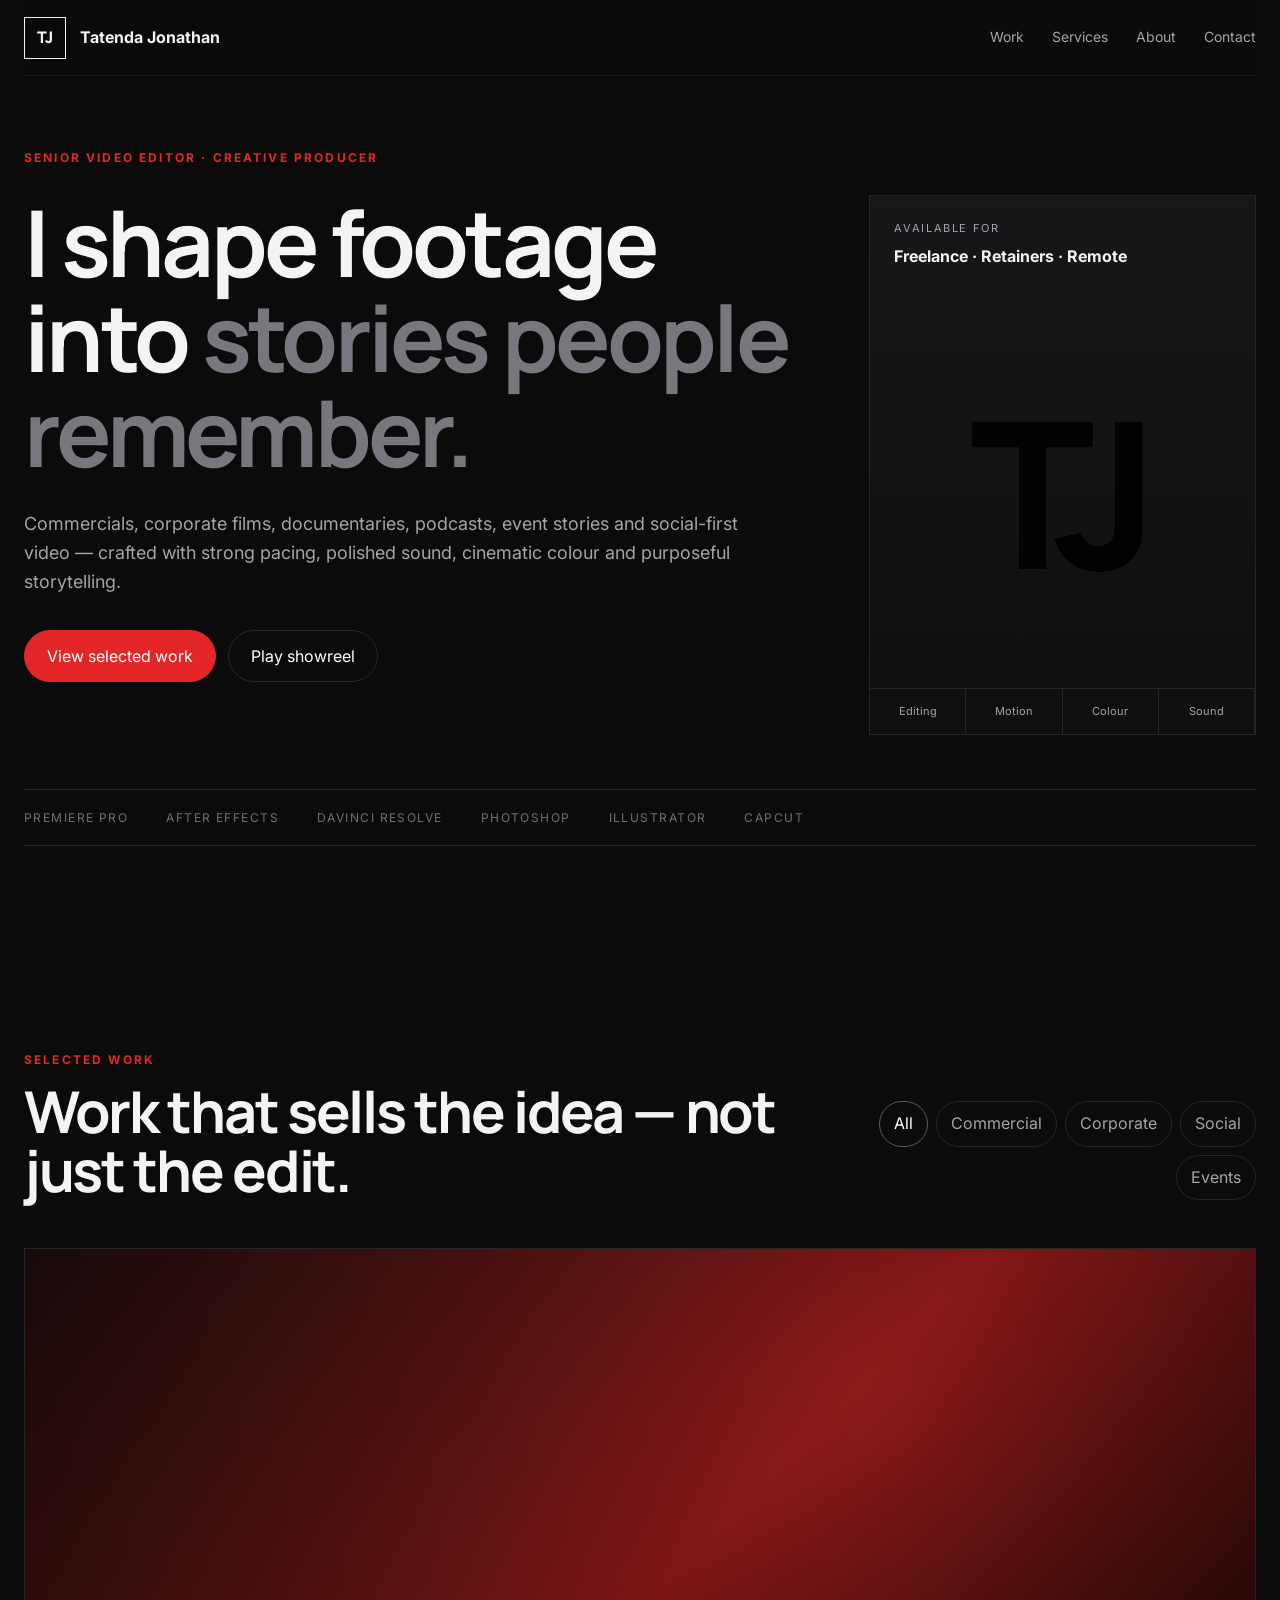
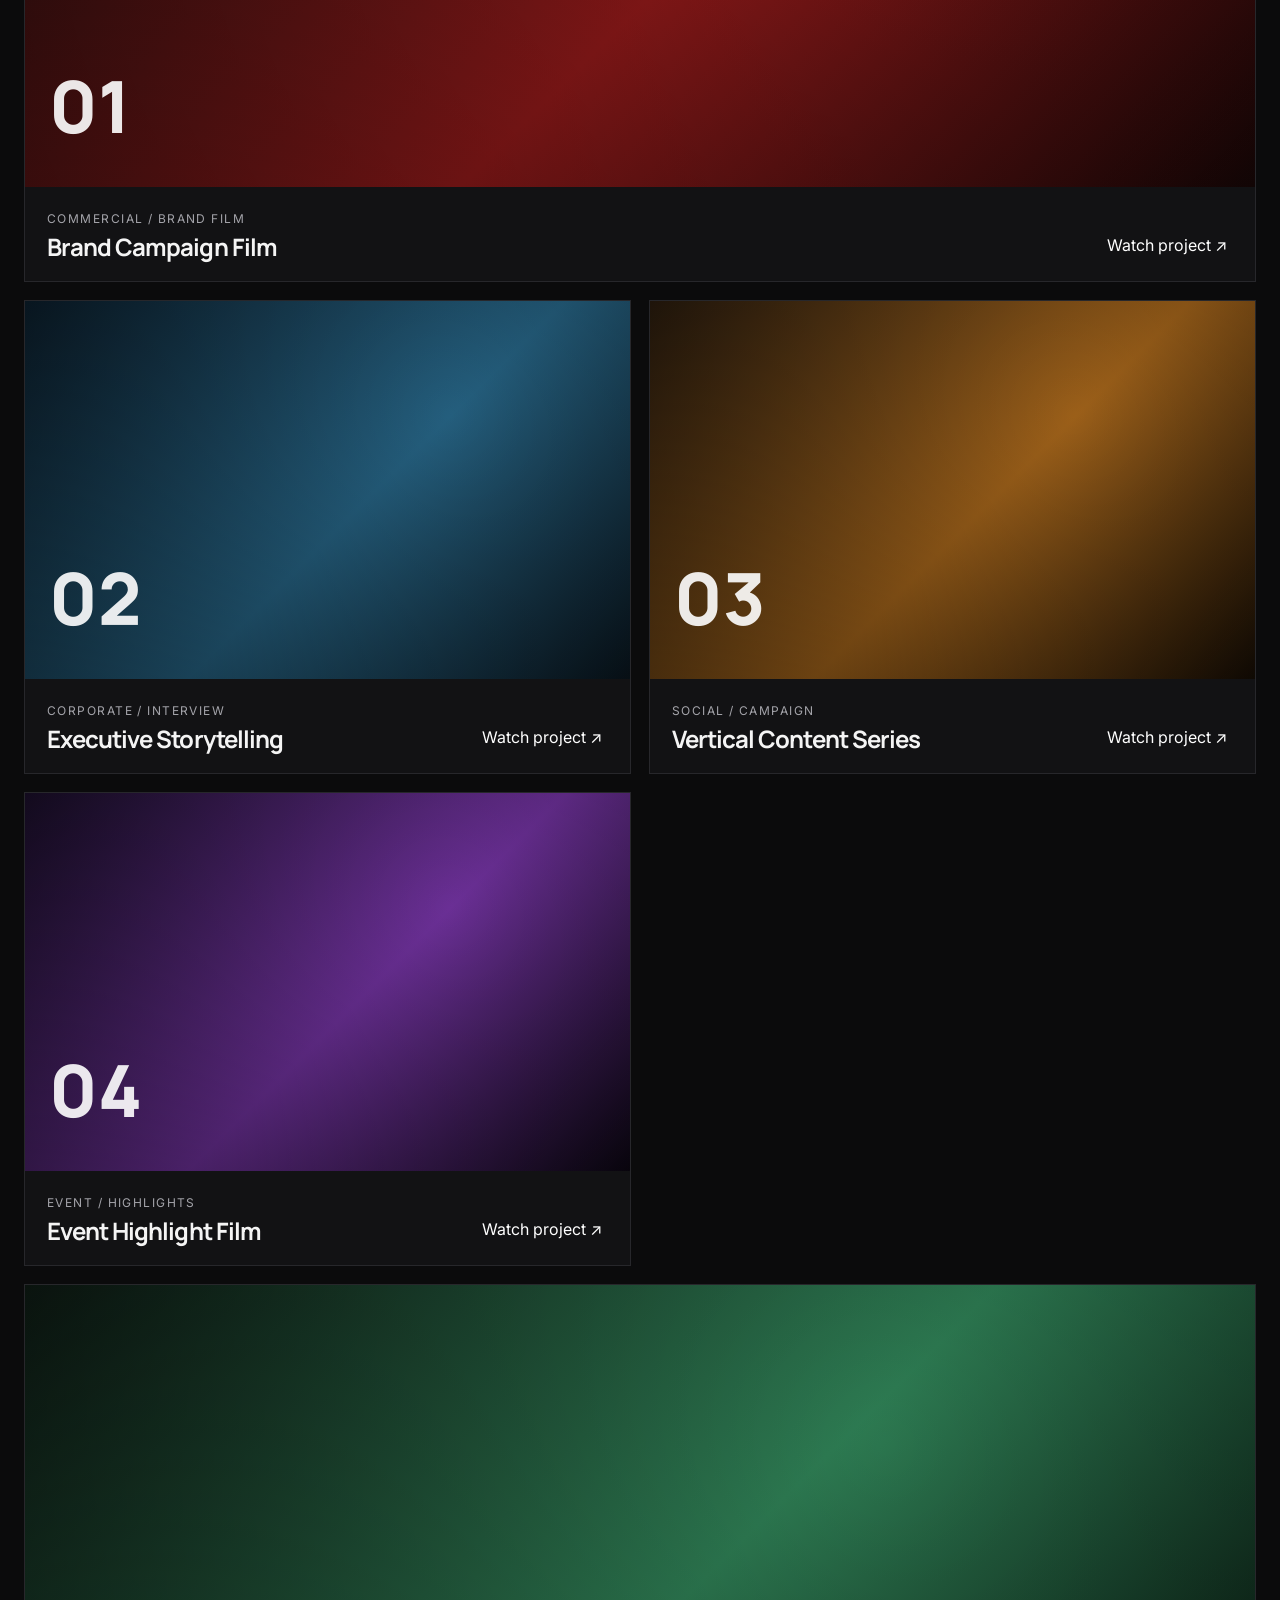
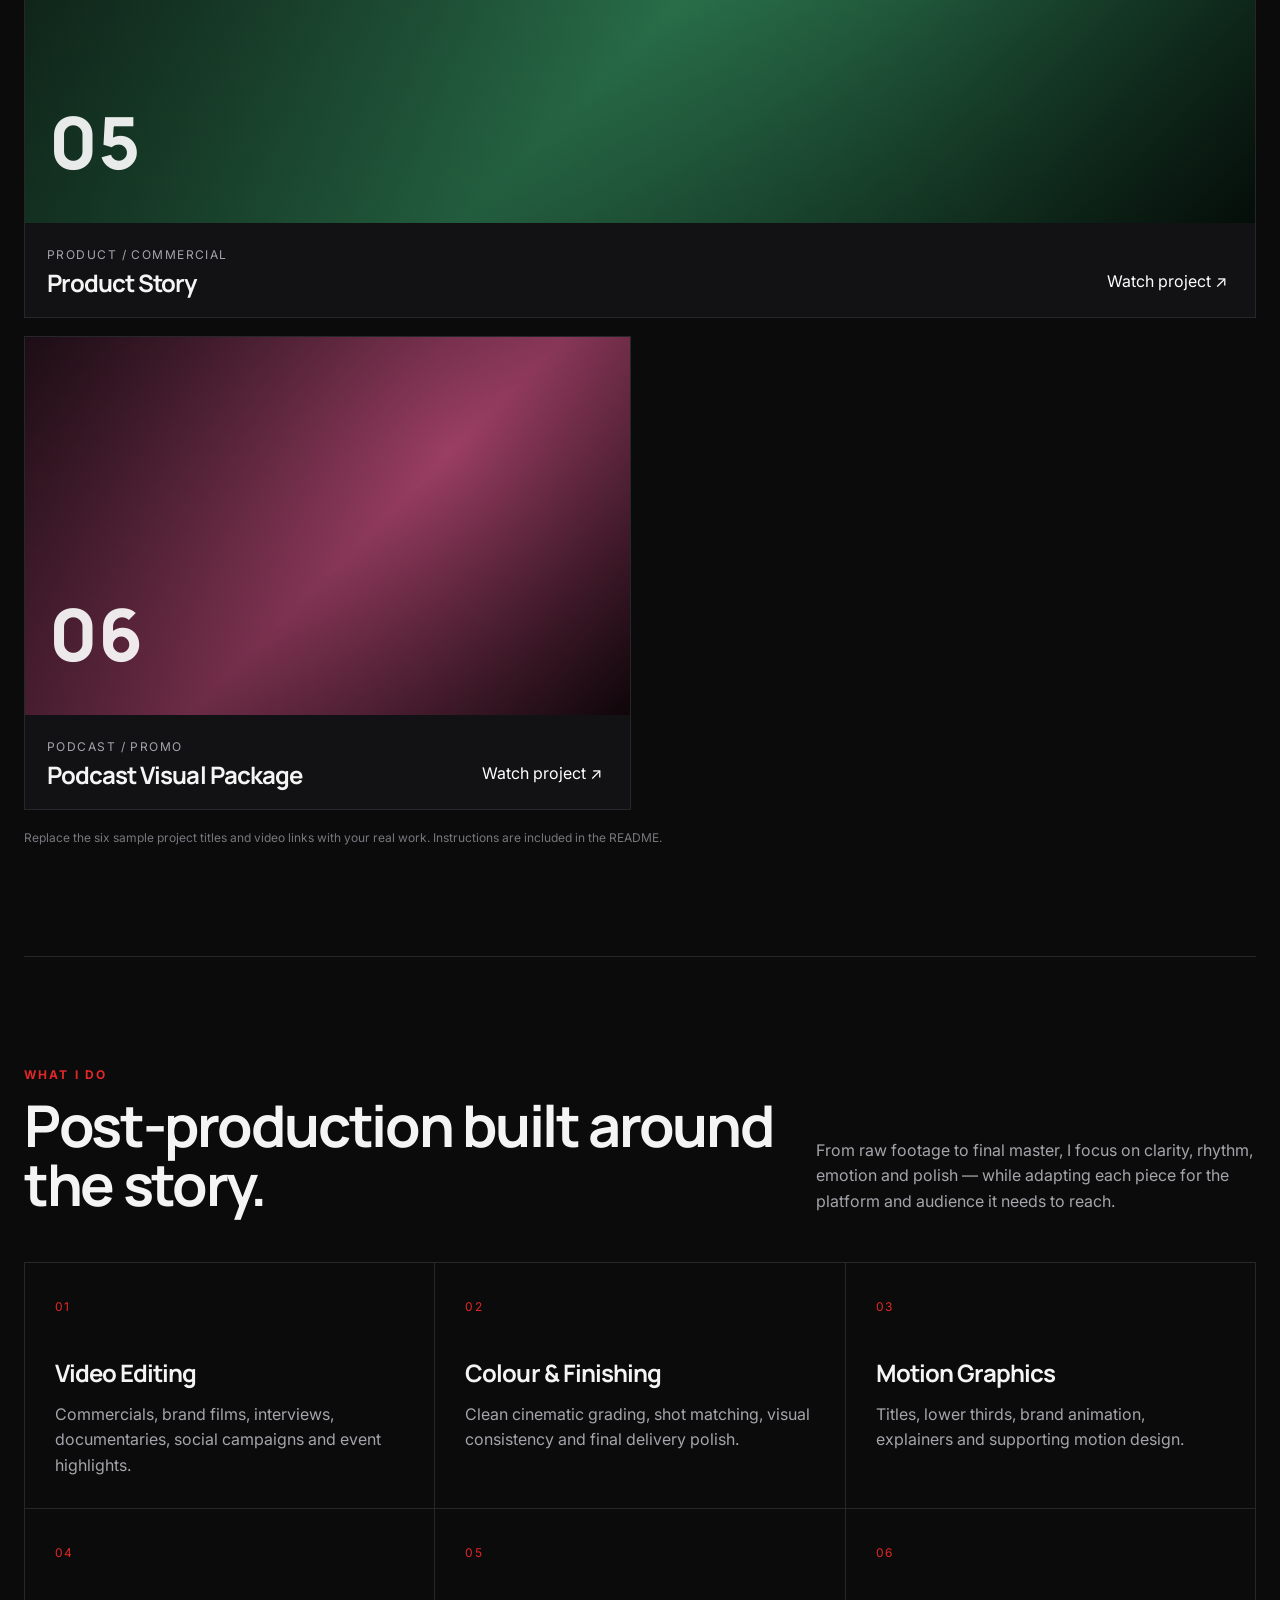
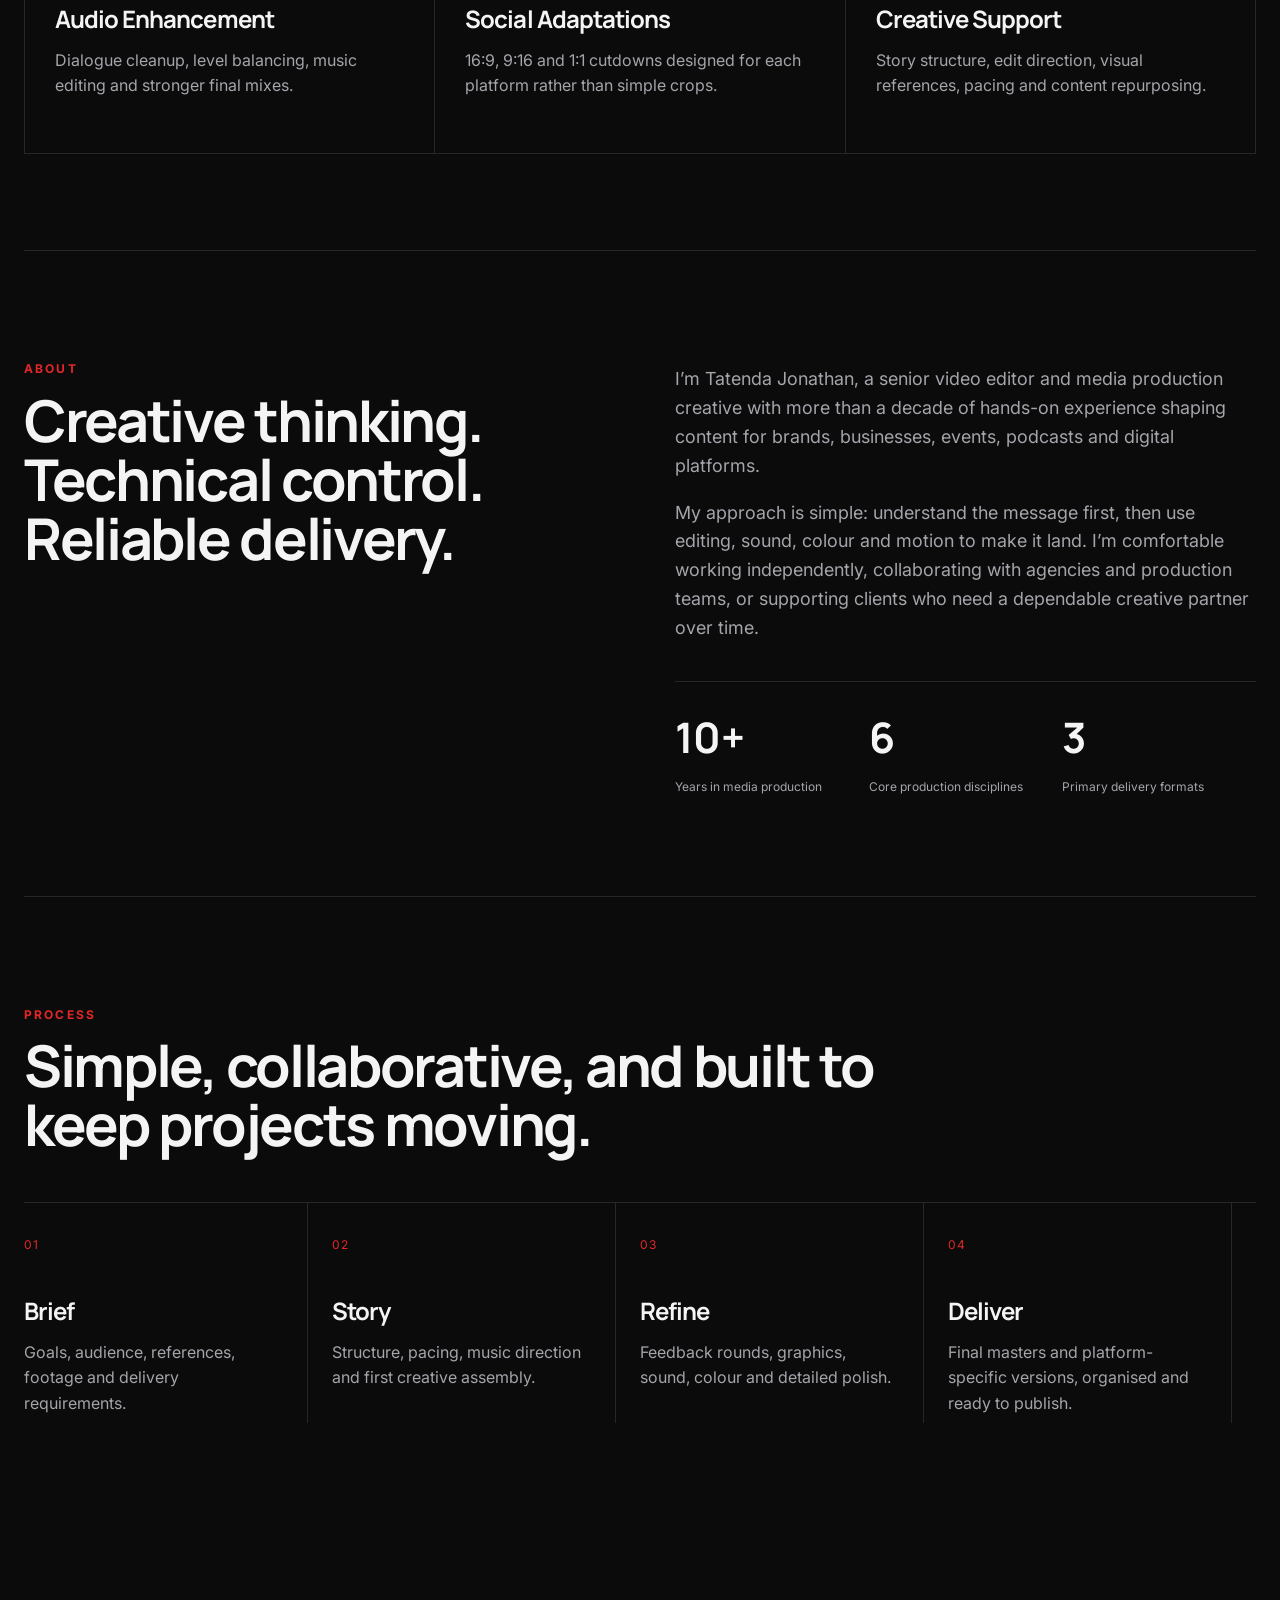
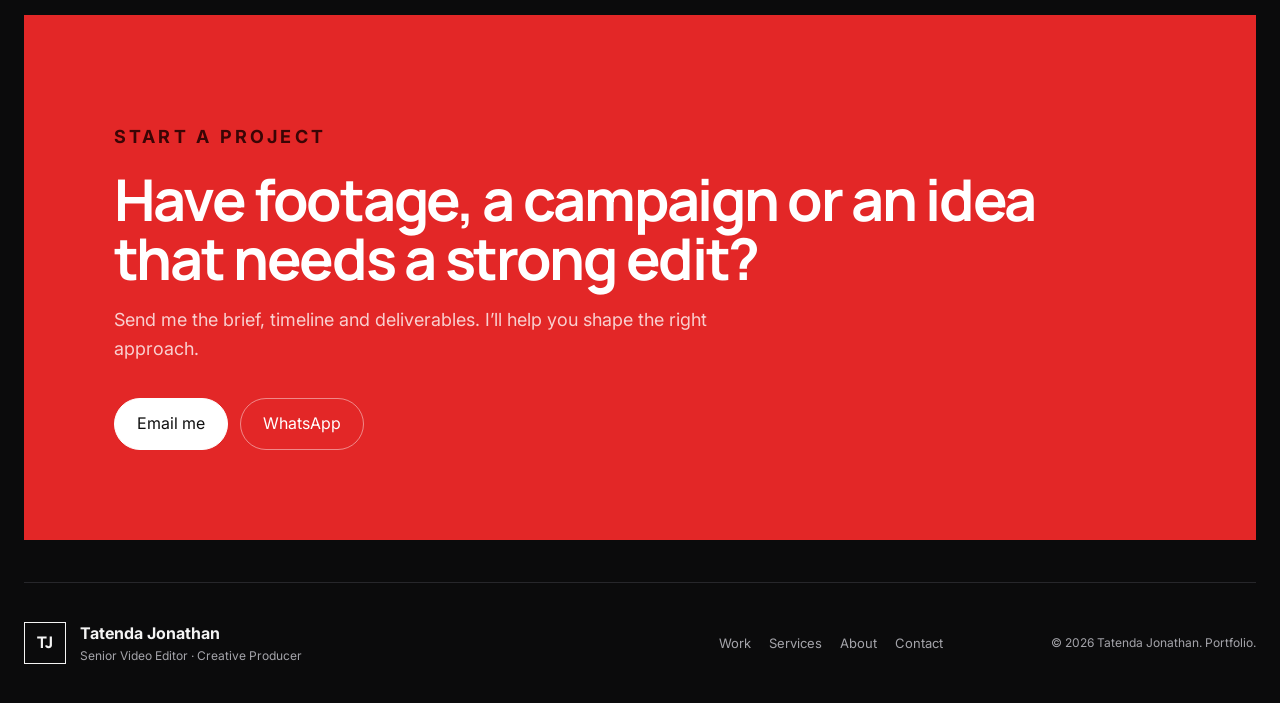
<file: index.html>
<!DOCTYPE html>
<html lang="en">
<head>
  <meta charset="UTF-8" />
  <meta name="viewport" content="width=device-width, initial-scale=1.0" />
  <meta name="description" content="Tatenda Jonathan — Senior Video Editor and Creative Producer portfolio." />
  <title>Tatenda Jonathan — Creative Portfolio</title>
  <link rel="preconnect" href="https://fonts.googleapis.com">
  <link rel="preconnect" href="https://fonts.gstatic.com" crossorigin>
  <link href="https://fonts.googleapis.com/css2?family=Inter:wght@400;500;600;700&family=Manrope:wght@500;600;700;800&display=swap" rel="stylesheet">
  <link rel="stylesheet" href="styles.css" />
</head>
<body>
  <div class="cursor-glow"></div>

  <header class="site-header">
    <a class="brand" href="#top" aria-label="Home">
      <span class="brand-mark">TJ</span>
      <span class="brand-text">Tatenda Jonathan</span>
    </a>
    <button class="menu-toggle" aria-label="Open menu" aria-expanded="false">Menu</button>
    <nav class="nav" aria-label="Primary navigation">
      <a href="#work">Work</a>
      <a href="#services">Services</a>
      <a href="#about">About</a>
      <a href="#contact">Contact</a>
    </nav>
  </header>

  <main id="top">
    <section class="hero section-pad">
      <div class="hero-kicker">Senior Video Editor · Creative Producer</div>
      <div class="hero-grid">
        <div>
          <h1>I shape footage into <span>stories people remember.</span></h1>
          <p class="hero-copy">Commercials, corporate films, documentaries, podcasts, event stories and social-first video — crafted with strong pacing, polished sound, cinematic colour and purposeful storytelling.</p>
          <div class="hero-actions">
            <a class="btn btn-primary" href="#work">View selected work</a>
            <button class="btn btn-ghost" data-open-showreel>Play showreel</button>
          </div>
        </div>
        <div class="hero-card">
          <div class="hero-card-top">
            <span>AVAILABLE FOR</span>
            <strong>Freelance · Retainers · Remote</strong>
          </div>
          <div class="hero-card-visual">
            <div class="tj-monogram">TJ</div>
          </div>
          <div class="hero-card-bottom">
            <span>Editing</span><span>Motion</span><span>Colour</span><span>Sound</span>
          </div>
        </div>
      </div>
      <div class="hero-strip" aria-hidden="true">
        <span>PREMIERE PRO</span><span>AFTER EFFECTS</span><span>DAVINCI RESOLVE</span><span>PHOTOSHOP</span><span>ILLUSTRATOR</span><span>CAPCUT</span>
      </div>
    </section>

    <section id="work" class="section-pad work-section">
      <div class="section-head">
        <div>
          <p class="eyebrow">Selected work</p>
          <h2>Work that sells the idea — not just the edit.</h2>
        </div>
        <div class="filters" role="group" aria-label="Portfolio filters">
          <button class="filter active" data-filter="all">All</button>
          <button class="filter" data-filter="commercial">Commercial</button>
          <button class="filter" data-filter="corporate">Corporate</button>
          <button class="filter" data-filter="social">Social</button>
          <button class="filter" data-filter="events">Events</button>
        </div>
      </div>

      <div class="project-grid">
        <article class="project-card project-card--wide" data-category="commercial">
          <div class="project-art art-1"><span>01</span></div>
          <div class="project-meta">
            <div><p class="project-type">Commercial / Brand Film</p><h3>Brand Campaign Film</h3></div>
            <button class="project-link" data-video="YOUR_VIDEO_LINK_1">Watch project ↗</button>
          </div>
        </article>

        <article class="project-card" data-category="corporate">
          <div class="project-art art-2"><span>02</span></div>
          <div class="project-meta">
            <div><p class="project-type">Corporate / Interview</p><h3>Executive Storytelling</h3></div>
            <button class="project-link" data-video="YOUR_VIDEO_LINK_2">Watch project ↗</button>
          </div>
        </article>

        <article class="project-card" data-category="social">
          <div class="project-art art-3"><span>03</span></div>
          <div class="project-meta">
            <div><p class="project-type">Social / Campaign</p><h3>Vertical Content Series</h3></div>
            <button class="project-link" data-video="YOUR_VIDEO_LINK_3">Watch project ↗</button>
          </div>
        </article>

        <article class="project-card" data-category="events">
          <div class="project-art art-4"><span>04</span></div>
          <div class="project-meta">
            <div><p class="project-type">Event / Highlights</p><h3>Event Highlight Film</h3></div>
            <button class="project-link" data-video="YOUR_VIDEO_LINK_4">Watch project ↗</button>
          </div>
        </article>

        <article class="project-card project-card--wide" data-category="commercial corporate">
          <div class="project-art art-5"><span>05</span></div>
          <div class="project-meta">
            <div><p class="project-type">Product / Commercial</p><h3>Product Story</h3></div>
            <button class="project-link" data-video="YOUR_VIDEO_LINK_5">Watch project ↗</button>
          </div>
        </article>

        <article class="project-card" data-category="social corporate">
          <div class="project-art art-6"><span>06</span></div>
          <div class="project-meta">
            <div><p class="project-type">Podcast / Promo</p><h3>Podcast Visual Package</h3></div>
            <button class="project-link" data-video="YOUR_VIDEO_LINK_6">Watch project ↗</button>
          </div>
        </article>
      </div>

      <p class="edit-note">Replace the six sample project titles and video links with your real work. Instructions are included in the README.</p>
    </section>

    <section id="services" class="section-pad services-section">
      <div class="section-head align-end">
        <div>
          <p class="eyebrow">What I do</p>
          <h2>Post-production built around the story.</h2>
        </div>
        <p class="section-intro">From raw footage to final master, I focus on clarity, rhythm, emotion and polish — while adapting each piece for the platform and audience it needs to reach.</p>
      </div>
      <div class="service-grid">
        <div class="service"><span>01</span><h3>Video Editing</h3><p>Commercials, brand films, interviews, documentaries, social campaigns and event highlights.</p></div>
        <div class="service"><span>02</span><h3>Colour & Finishing</h3><p>Clean cinematic grading, shot matching, visual consistency and final delivery polish.</p></div>
        <div class="service"><span>03</span><h3>Motion Graphics</h3><p>Titles, lower thirds, brand animation, explainers and supporting motion design.</p></div>
        <div class="service"><span>04</span><h3>Audio Enhancement</h3><p>Dialogue cleanup, level balancing, music editing and stronger final mixes.</p></div>
        <div class="service"><span>05</span><h3>Social Adaptations</h3><p>16:9, 9:16 and 1:1 cutdowns designed for each platform rather than simple crops.</p></div>
        <div class="service"><span>06</span><h3>Creative Support</h3><p>Story structure, edit direction, visual references, pacing and content repurposing.</p></div>
      </div>
    </section>

    <section id="about" class="section-pad about-section">
      <div class="about-grid">
        <div>
          <p class="eyebrow">About</p>
          <h2>Creative thinking. Technical control. Reliable delivery.</h2>
        </div>
        <div class="about-copy">
          <p>I’m Tatenda Jonathan, a senior video editor and media production creative with more than a decade of hands-on experience shaping content for brands, businesses, events, podcasts and digital platforms.</p>
          <p>My approach is simple: understand the message first, then use editing, sound, colour and motion to make it land. I’m comfortable working independently, collaborating with agencies and production teams, or supporting clients who need a dependable creative partner over time.</p>
          <div class="stats">
            <div><strong>10+</strong><span>Years in media production</span></div>
            <div><strong>6</strong><span>Core production disciplines</span></div>
            <div><strong>3</strong><span>Primary delivery formats</span></div>
          </div>
        </div>
      </div>
    </section>

    <section class="process section-pad">
      <div class="section-head">
        <div><p class="eyebrow">Process</p><h2>Simple, collaborative, and built to keep projects moving.</h2></div>
      </div>
      <div class="process-row">
        <div><span>01</span><h3>Brief</h3><p>Goals, audience, references, footage and delivery requirements.</p></div>
        <div><span>02</span><h3>Story</h3><p>Structure, pacing, music direction and first creative assembly.</p></div>
        <div><span>03</span><h3>Refine</h3><p>Feedback rounds, graphics, sound, colour and detailed polish.</p></div>
        <div><span>04</span><h3>Deliver</h3><p>Final masters and platform-specific versions, organised and ready to publish.</p></div>
      </div>
    </section>

    <section id="contact" class="contact-section section-pad">
      <div class="contact-card">
        <p class="eyebrow">Start a project</p>
        <h2>Have footage, a campaign or an idea that needs a strong edit?</h2>
        <p>Send me the brief, timeline and deliverables. I’ll help you shape the right approach.</p>
        <div class="contact-actions">
          <a class="btn btn-light" href="mailto:YOUR_EMAIL@example.com">Email me</a>
          <a class="btn btn-outline-light" href="YOUR_WHATSAPP_LINK" target="_blank" rel="noreferrer">WhatsApp</a>
        </div>
      </div>
    </section>
  </main>

  <footer class="footer section-pad">
    <div class="footer-brand"><span class="brand-mark">TJ</span><div><strong>Tatenda Jonathan</strong><span>Senior Video Editor · Creative Producer</span></div></div>
    <div class="footer-links"><a href="#work">Work</a><a href="#services">Services</a><a href="#about">About</a><a href="#contact">Contact</a></div>
    <div class="footer-small">© <span id="year"></span> Tatenda Jonathan. Portfolio.</div>
  </footer>

  <div class="modal" id="videoModal" aria-hidden="true">
    <div class="modal-backdrop" data-close-modal></div>
    <div class="modal-panel" role="dialog" aria-modal="true" aria-label="Video preview">
      <button class="modal-close" data-close-modal aria-label="Close">×</button>
      <div class="video-placeholder" id="videoPlaceholder">
        <span>VIDEO PREVIEW</span>
        <strong id="videoMessage">Add your YouTube or Vimeo link in script.js</strong>
      </div>
      <div class="video-frame-wrap" id="videoFrameWrap"></div>
    </div>
  </div>

  <script src="script.js"></script>
</body>
</html>
</file>
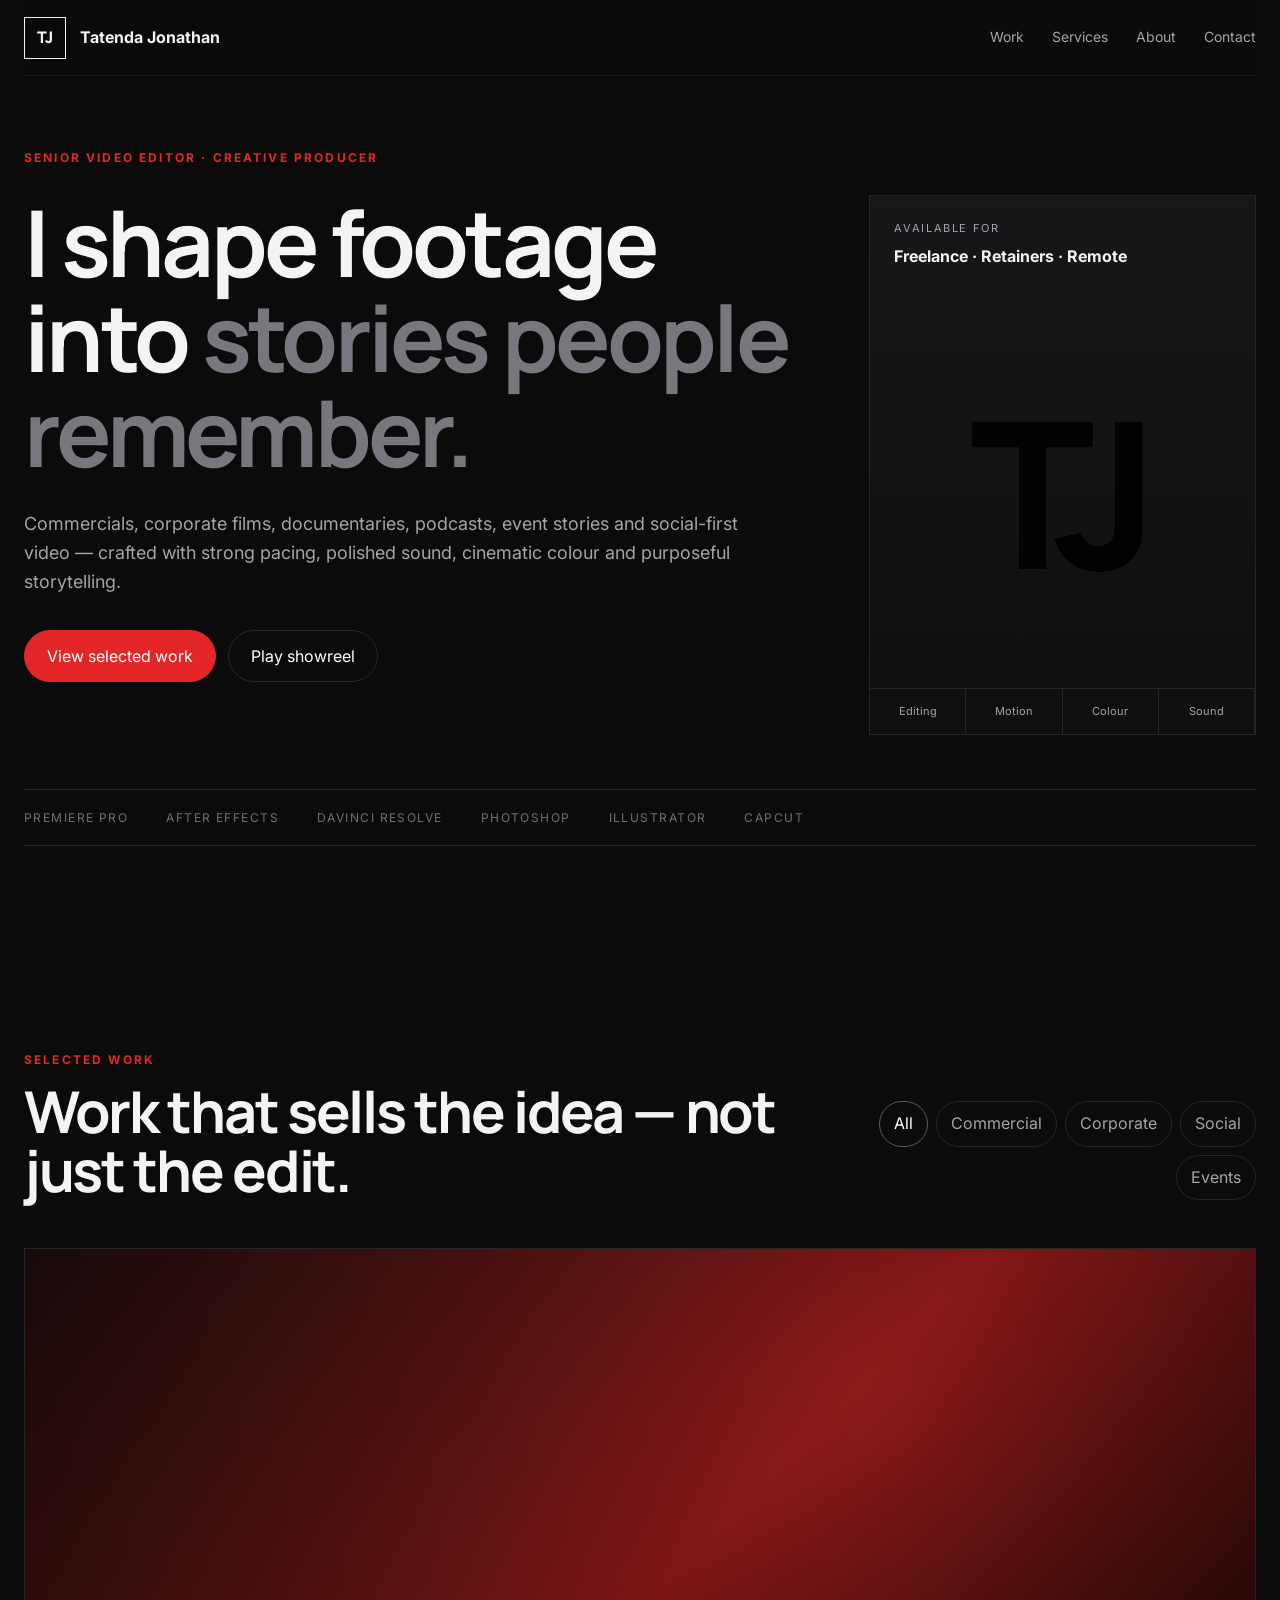
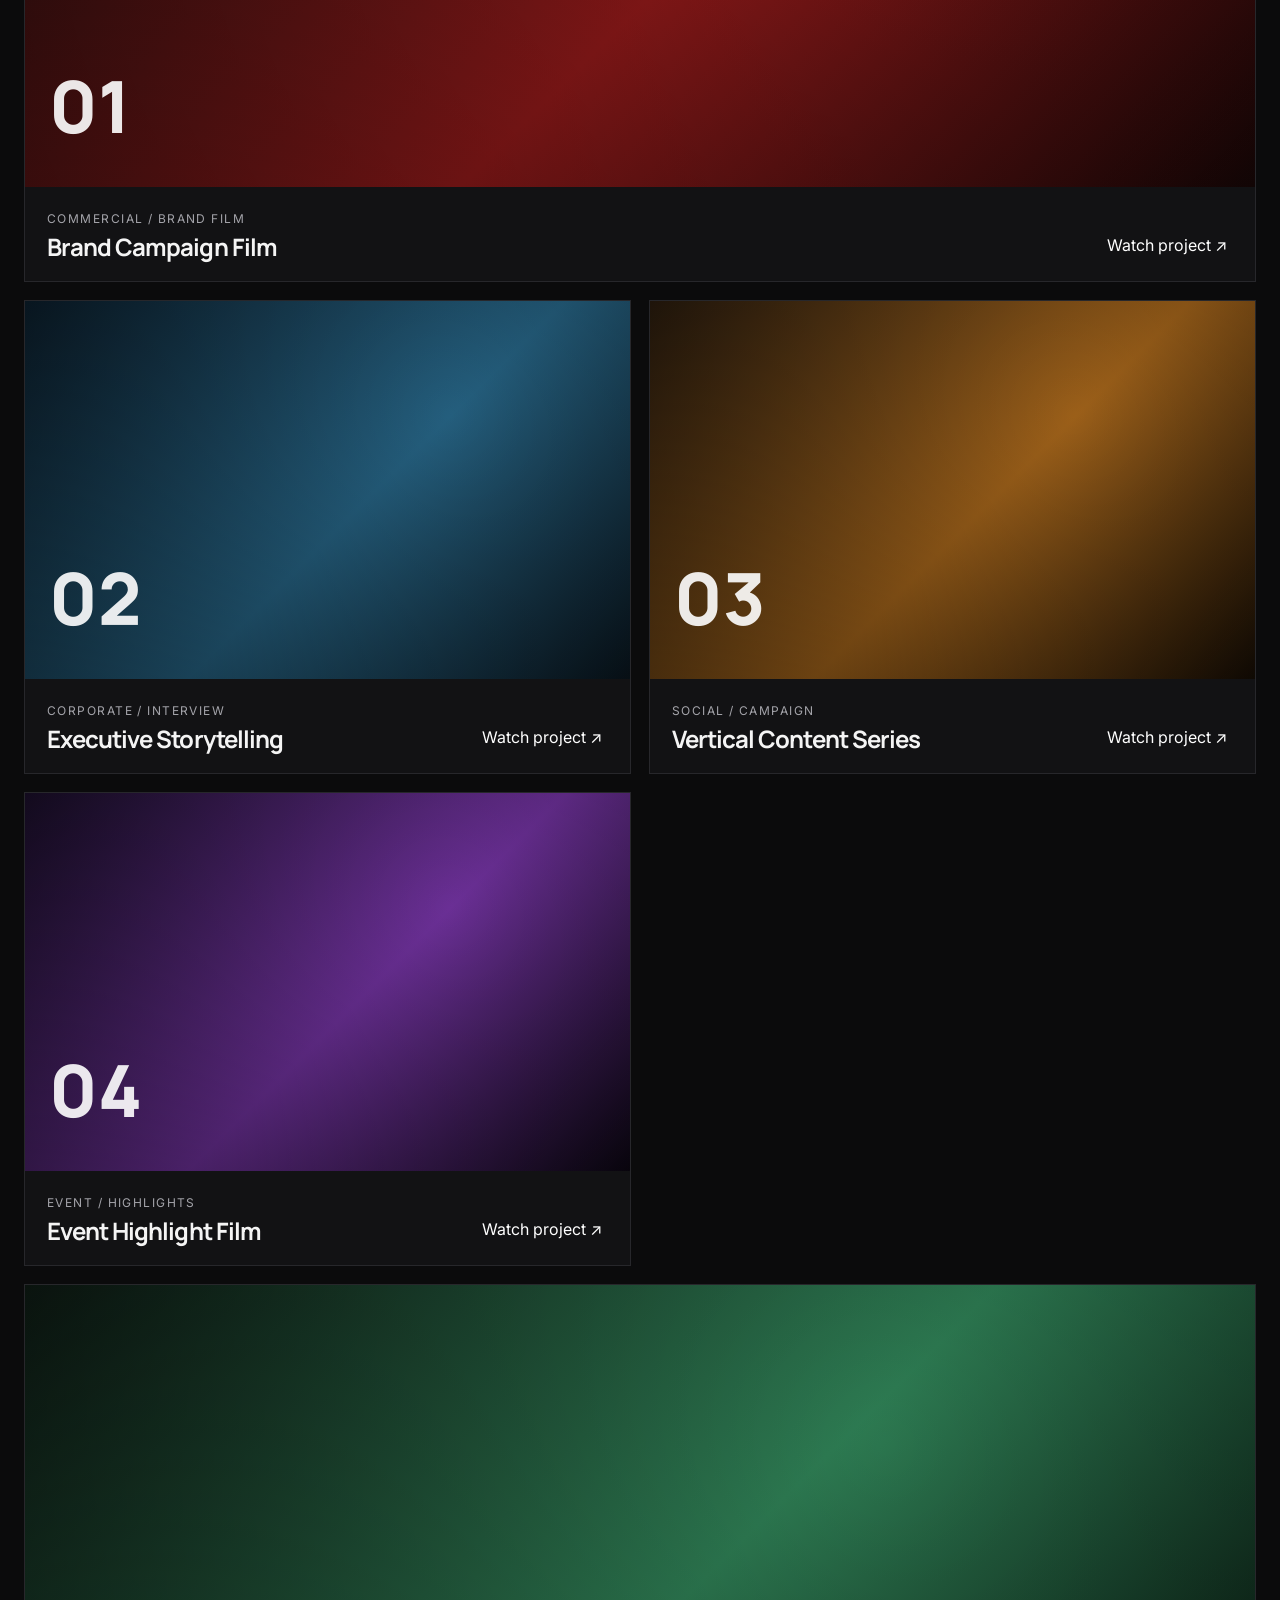
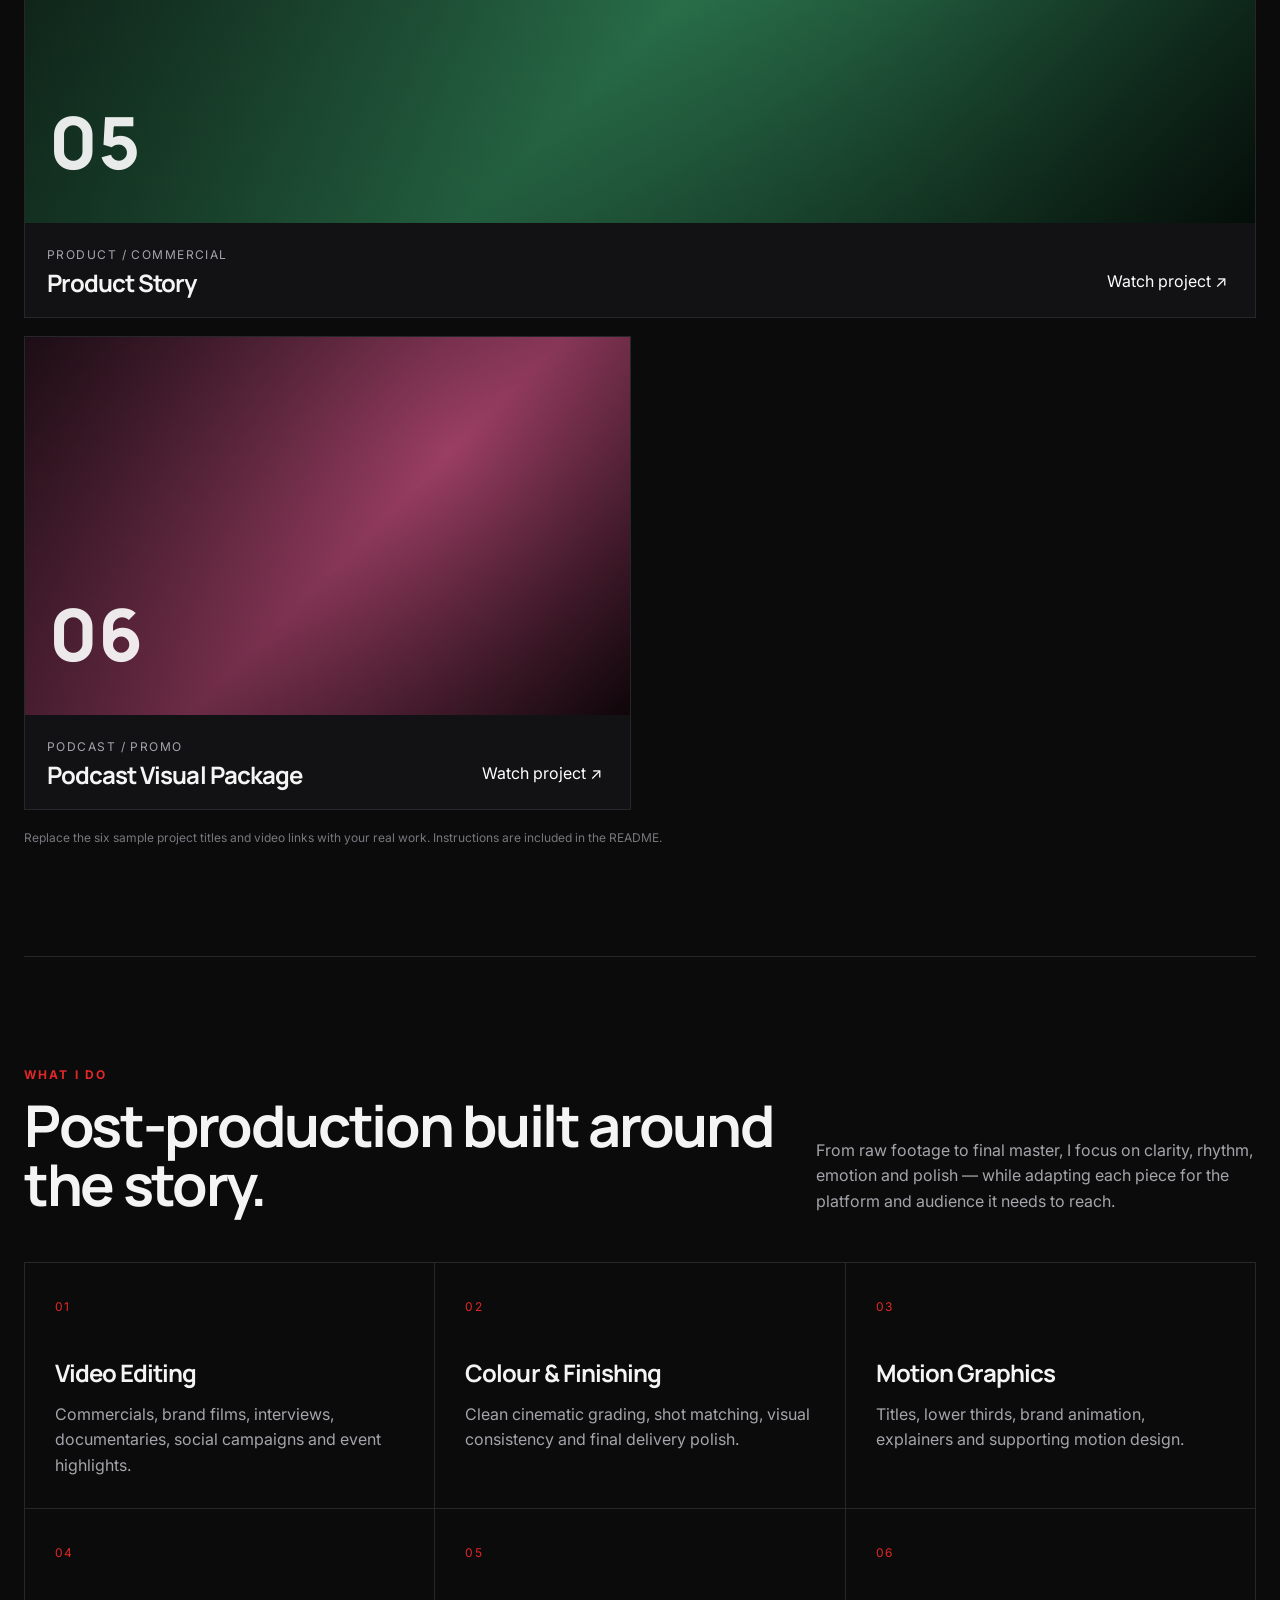
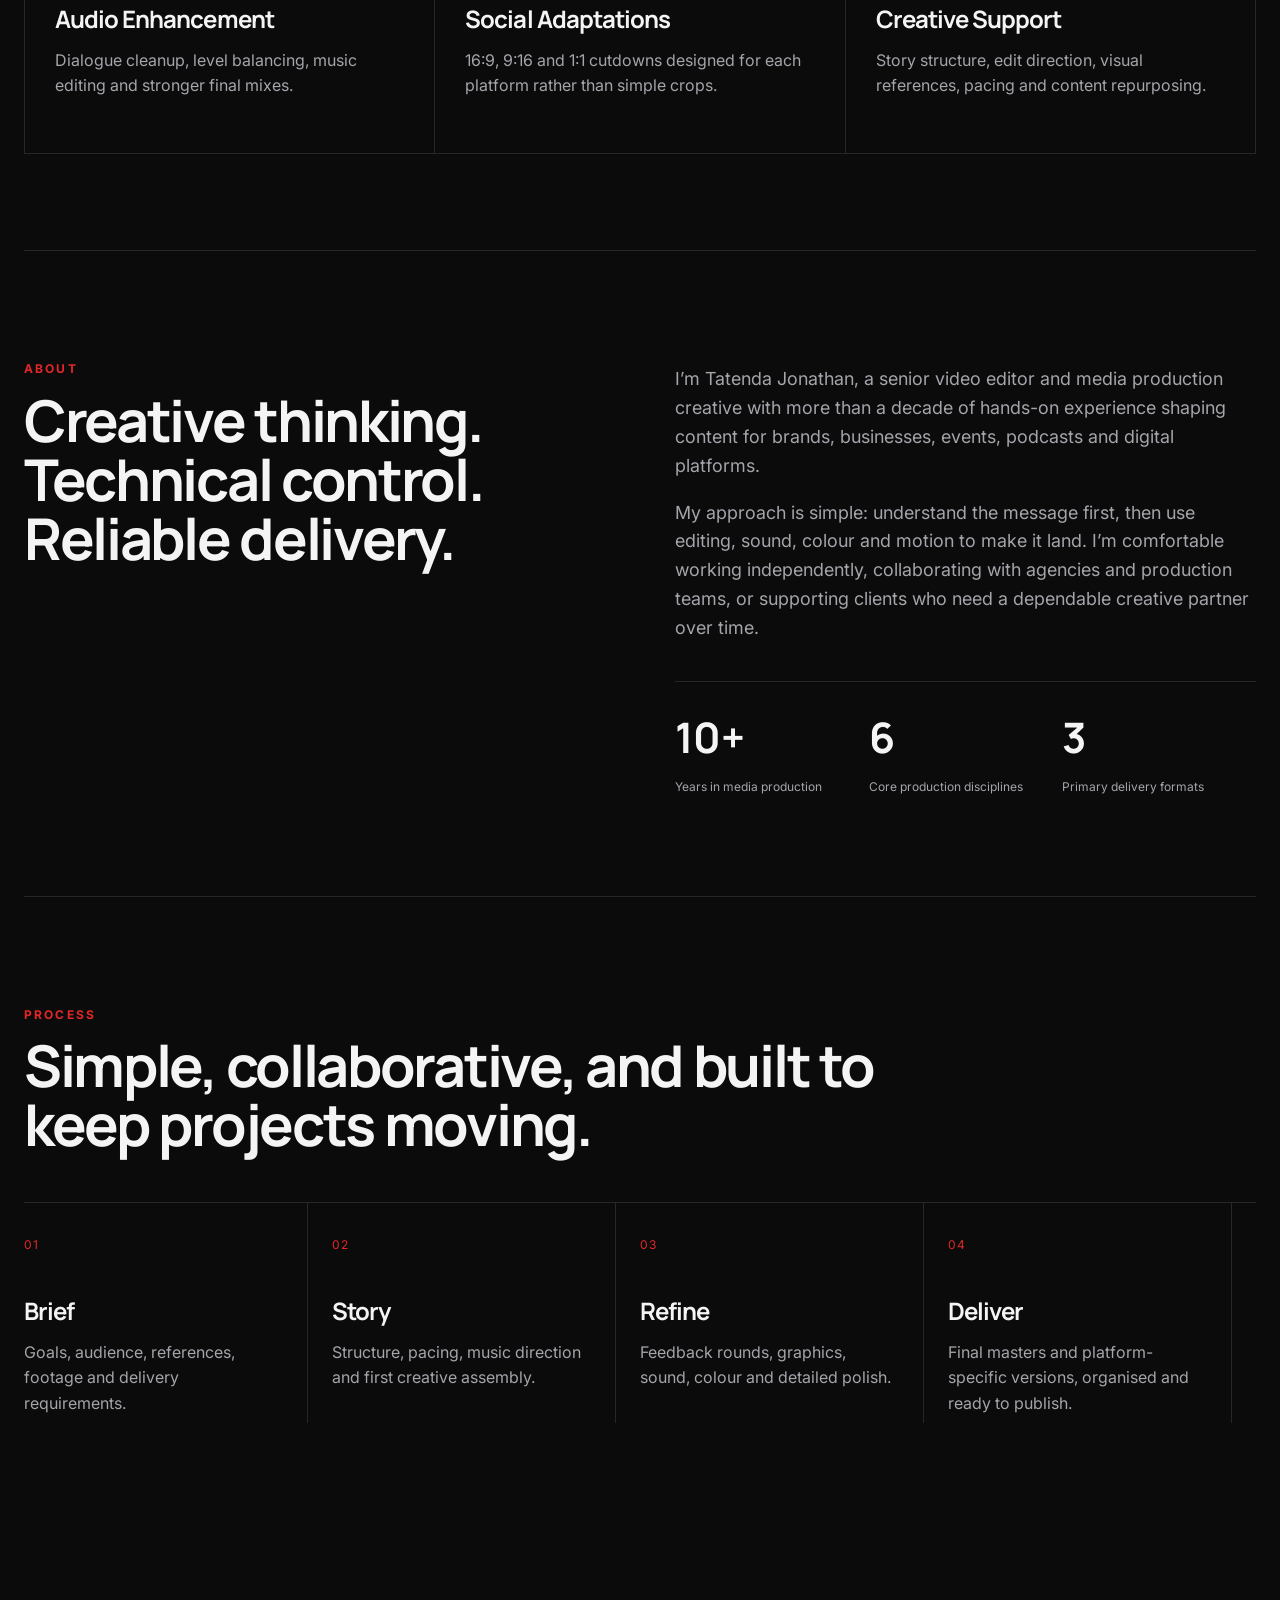
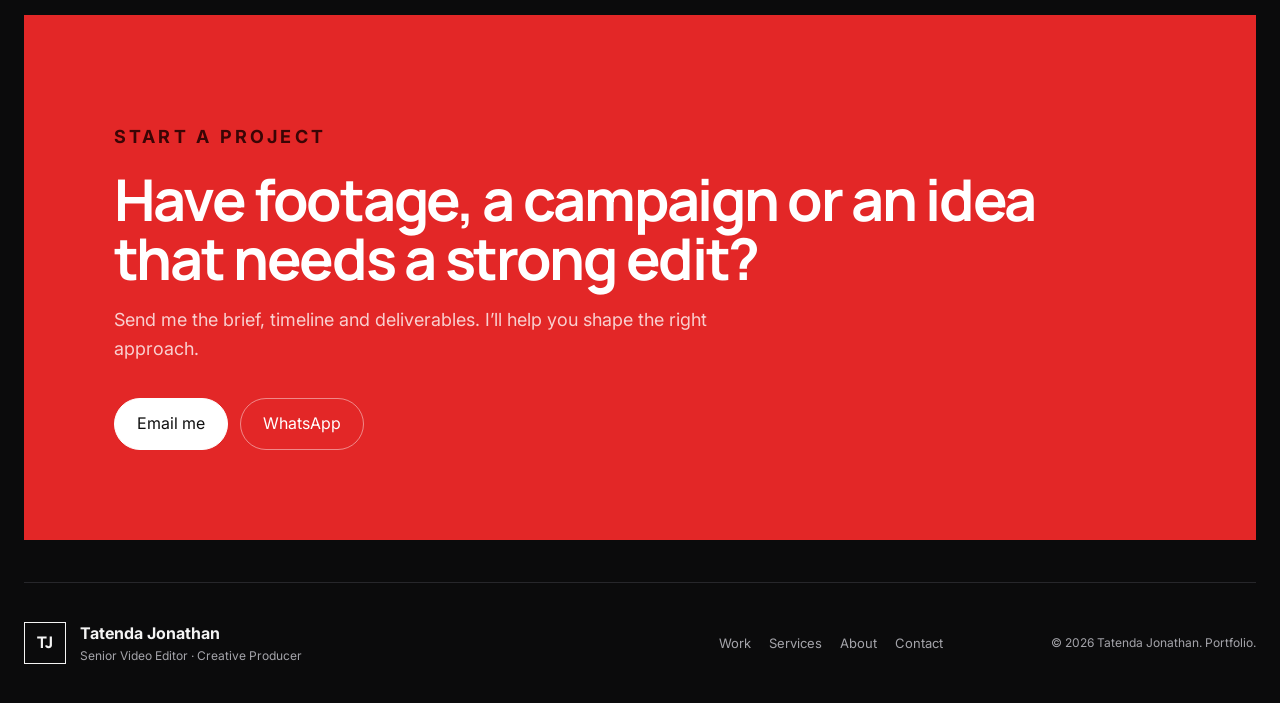
<file: portfolio-single-file.html>
<!DOCTYPE html>
<html lang="en">
<head>
  <meta charset="UTF-8" />
  <meta name="viewport" content="width=device-width, initial-scale=1.0" />
  <meta name="description" content="Tatenda Jonathan — Senior Video Editor and Creative Producer portfolio." />
  <title>Tatenda Jonathan — Creative Portfolio</title>
  <link rel="preconnect" href="https://fonts.googleapis.com">
  <link rel="preconnect" href="https://fonts.gstatic.com" crossorigin>
  <link href="https://fonts.googleapis.com/css2?family=Inter:wght@400;500;600;700&family=Manrope:wght@500;600;700;800&display=swap" rel="stylesheet">
  <style>
:root {
  --bg: #0b0b0c;
  --panel: #121214;
  --text: #f4f4f4;
  --muted: #a4a4aa;
  --line: #27272b;
  --accent: #e32727;
  --white: #ffffff;
  --max: 1320px;
}
* { box-sizing: border-box; }
html { scroll-behavior: smooth; }
body { margin: 0; background: var(--bg); color: var(--text); font-family: Inter, sans-serif; line-height: 1.6; }
a { color: inherit; text-decoration: none; }
button { font: inherit; }
.section-pad { width: min(var(--max), calc(100% - 48px)); margin: 0 auto; padding: 96px 0; }
.site-header { position: sticky; top: 0; z-index: 30; height: 76px; display: flex; align-items: center; justify-content: space-between; width: min(var(--max), calc(100% - 48px)); margin: 0 auto; background: rgba(11,11,12,.88); backdrop-filter: blur(16px); border-bottom: 1px solid rgba(255,255,255,.05); }
.brand, .footer-brand { display: flex; align-items: center; gap: 14px; }
.brand-mark { width: 42px; height: 42px; border: 1px solid var(--text); display: grid; place-items: center; font-family: Manrope, sans-serif; font-weight: 800; letter-spacing: -.05em; }
.brand-text { font-weight: 700; }
.nav { display: flex; gap: 28px; font-size: 14px; }
.nav a, .footer-links a { color: var(--muted); transition: color .25s; }
.nav a:hover, .footer-links a:hover { color: var(--white); }
.menu-toggle { display: none; background: none; border: 0; color: white; }
.hero { padding-top: 72px; }
.hero-kicker, .eyebrow { color: var(--accent); text-transform: uppercase; letter-spacing: .18em; font-size: 12px; font-weight: 700; }
.hero-grid { display: grid; grid-template-columns: 1.35fr .65fr; gap: 42px; align-items: stretch; margin-top: 28px; }
h1,h2,h3 { font-family: Manrope, sans-serif; margin: 0; line-height: 1.03; letter-spacing: -.04em; }
h1 { font-size: clamp(54px, 7.2vw, 118px); max-width: 1000px; }
h1 span { color: #77777d; }
h2 { font-size: clamp(38px, 4.5vw, 72px); max-width: 860px; }
h3 { font-size: 24px; }
.hero-copy { color: var(--muted); max-width: 760px; font-size: 18px; margin: 30px 0 0; }
.hero-actions, .contact-actions { display: flex; flex-wrap: wrap; gap: 12px; margin-top: 34px; }
.btn { min-height: 52px; padding: 0 22px; border-radius: 999px; display: inline-flex; align-items: center; justify-content: center; border: 1px solid var(--line); cursor: pointer; transition: transform .25s, background .25s, border-color .25s; }
.btn:hover { transform: translateY(-2px); }
.btn-primary { background: var(--accent); border-color: var(--accent); color: white; }
.btn-ghost { background: transparent; color: white; }
.hero-card { border: 1px solid var(--line); min-height: 540px; display: flex; flex-direction: column; justify-content: space-between; background: linear-gradient(180deg, #171719, #0f0f10); }
.hero-card-top { padding: 24px; display: flex; flex-direction: column; gap: 6px; }
.hero-card-top span { color: var(--muted); font-size: 11px; letter-spacing: .15em; }
.hero-card-visual { flex: 1; display: grid; place-items: center; overflow: hidden; }
.tj-monogram { font-family: Manrope, sans-serif; font-size: clamp(150px, 16vw, 290px); font-weight: 800; letter-spacing: -.12em; color: #020203; text-shadow: 0 0 1px #333; transform: translateX(-.05em); }
.hero-card-bottom { display: grid; grid-template-columns: repeat(4,1fr); border-top: 1px solid var(--line); }
.hero-card-bottom span { padding: 14px 8px; text-align: center; font-size: 11px; color: var(--muted); border-right: 1px solid var(--line); }
.hero-strip { margin-top: 54px; border-top: 1px solid var(--line); border-bottom: 1px solid var(--line); padding: 18px 0; display: flex; gap: 38px; overflow: hidden; white-space: nowrap; color: #6f6f75; font-size: 12px; letter-spacing: .12em; }
.section-head { display: flex; justify-content: space-between; gap: 32px; align-items: flex-end; margin-bottom: 48px; }
.section-head.align-end { align-items: flex-end; }
.section-intro { color: var(--muted); max-width: 440px; margin: 0; }
.filters { display: flex; gap: 8px; flex-wrap: wrap; justify-content: flex-end; }
.filter { background: transparent; color: var(--muted); border: 1px solid var(--line); border-radius: 999px; padding: 9px 14px; cursor: pointer; }
.filter.active, .filter:hover { color: white; border-color: #5b5b60; }
.project-grid { display: grid; grid-template-columns: repeat(2, 1fr); gap: 18px; }
.project-card { border: 1px solid var(--line); background: var(--panel); }
.project-card--wide { grid-column: span 2; }
.project-card[hidden] { display: none; }
.project-art { aspect-ratio: 16/10; position: relative; overflow: hidden; display: flex; align-items: flex-end; padding: 24px; }
.project-card--wide .project-art { aspect-ratio: 16/7; }
.project-art::after { content: ""; position: absolute; inset: 0; background: radial-gradient(circle at 70% 30%, transparent, rgba(0,0,0,.42)); }
.project-art span { position: relative; z-index: 1; font-family: Manrope; font-size: 72px; font-weight: 800; color: rgba(255,255,255,.9); }
.art-1 { background: linear-gradient(135deg,#261010,#8f1919 55%,#160606); }
.art-2 { background: linear-gradient(135deg,#0d2231,#245e7d 55%,#09141c); }
.art-3 { background: linear-gradient(135deg,#302010,#9b5f19 55%,#140c04); }
.art-4 { background: linear-gradient(135deg,#1d102e,#6a2f95 55%,#0b0611); }
.art-5 { background: linear-gradient(135deg,#101f17,#2d7b52 55%,#06110b); }
.art-6 { background: linear-gradient(135deg,#2d1520,#9b3e64 55%,#14080d); }
.project-meta { padding: 22px; display: flex; align-items: flex-end; justify-content: space-between; gap: 20px; }
.project-type { margin: 0 0 6px; color: var(--muted); font-size: 12px; text-transform: uppercase; letter-spacing: .12em; }
.project-link { background: none; border: 0; color: white; cursor: pointer; white-space: nowrap; }
.edit-note { color: #77777d; font-size: 12px; margin-top: 18px; }
.services-section, .about-section { border-top: 1px solid var(--line); }
.service-grid { display: grid; grid-template-columns: repeat(3,1fr); border-top: 1px solid var(--line); border-left: 1px solid var(--line); }
.service { padding: 30px; min-height: 245px; border-right: 1px solid var(--line); border-bottom: 1px solid var(--line); }
.service > span, .process-row > div > span { color: var(--accent); font-size: 12px; letter-spacing: .1em; }
.service h3, .process-row h3 { margin: 42px 0 12px; }
.service p, .process-row p, .about-copy p { color: var(--muted); margin-bottom: 0; }
.about-grid { display: grid; grid-template-columns: 1fr 1fr; gap: 70px; }
.about-copy { font-size: 18px; }
.stats { margin-top: 38px; display: grid; grid-template-columns: repeat(3,1fr); border-top: 1px solid var(--line); }
.stats div { padding: 22px 16px 0 0; }
.stats strong { font-family: Manrope; display: block; font-size: 42px; }
.stats span { color: var(--muted); font-size: 12px; }
.process { border-top: 1px solid var(--line); }
.process-row { display: grid; grid-template-columns: repeat(4,1fr); border-top: 1px solid var(--line); }
.process-row > div { padding: 28px 24px 0 0; min-height: 220px; border-right: 1px solid var(--line); margin-right: 24px; }
.contact-section { padding-bottom: 42px; }
.contact-card { background: var(--accent); padding: clamp(36px, 7vw, 92px); }
.contact-card .eyebrow { color: #3a0505; }
.contact-card h2 { color: white; max-width: 950px; }
.contact-card p { max-width: 650px; color: rgba(255,255,255,.78); font-size: 18px; }
.btn-light { background: white; color: #101010; border-color: white; }
.btn-outline-light { border-color: rgba(255,255,255,.45); color: white; }
.footer { display: grid; grid-template-columns: 1.2fr .8fr auto; align-items: center; gap: 24px; border-top: 1px solid var(--line); padding-top: 38px; padding-bottom: 38px; }
.footer-brand div { display: flex; flex-direction: column; }
.footer-brand span:last-child, .footer-small { color: var(--muted); font-size: 12px; }
.footer-links { display: flex; gap: 18px; justify-content: center; font-size: 13px; }
.modal { position: fixed; inset: 0; z-index: 60; display: none; }
.modal.open { display: grid; place-items: center; }
.modal-backdrop { position: absolute; inset: 0; background: rgba(0,0,0,.82); backdrop-filter: blur(8px); }
.modal-panel { position: relative; z-index: 2; width: min(1000px, calc(100% - 32px)); background: #050506; border: 1px solid var(--line); }
.modal-close { position: absolute; top: 10px; right: 12px; z-index: 3; width: 42px; height: 42px; border-radius: 50%; border: 1px solid rgba(255,255,255,.25); background: rgba(0,0,0,.6); color: white; font-size: 26px; cursor: pointer; }
.video-placeholder { aspect-ratio: 16/9; display: grid; place-items: center; align-content: center; gap: 8px; background: radial-gradient(circle at 50% 50%, #251010, #09090a 70%); text-align: center; padding: 30px; }
.video-placeholder span { color: var(--accent); font-size: 12px; letter-spacing: .18em; }
.video-placeholder strong { font-size: clamp(18px,3vw,30px); }
.video-frame-wrap iframe { width: 100%; aspect-ratio: 16/9; border: 0; display: block; }
@media (max-width: 980px) {
  .section-pad, .site-header { width: min(100% - 30px, var(--max)); }
  .hero-grid, .about-grid { grid-template-columns: 1fr; }
  .hero-card { min-height: 420px; }
  .section-head { align-items: flex-start; flex-direction: column; }
  .filters { justify-content: flex-start; }
  .service-grid { grid-template-columns: repeat(2,1fr); }
  .process-row { grid-template-columns: repeat(2,1fr); }
  .footer { grid-template-columns: 1fr; text-align: left; }
  .footer-links { justify-content: flex-start; }
}
@media (max-width: 720px) {
  .section-pad { padding: 72px 0; }
  .site-header { height: 68px; }
  .brand-text { display: none; }
  .menu-toggle { display: block; }
  .nav { position: fixed; top: 68px; left: 15px; right: 15px; display: none; flex-direction: column; background: #111113; border: 1px solid var(--line); padding: 22px; gap: 18px; }
  .nav.open { display: flex; }
  .hero { padding-top: 48px; }
  .hero-copy { font-size: 16px; }
  .hero-card-bottom { grid-template-columns: repeat(2,1fr); }
  .project-grid, .service-grid { grid-template-columns: 1fr; }
  .project-card--wide { grid-column: span 1; }
  .project-card--wide .project-art { aspect-ratio: 16/10; }
  .project-meta { align-items: flex-start; flex-direction: column; }
  .stats { grid-template-columns: 1fr; }
  .process-row { grid-template-columns: 1fr; }
  .process-row > div { border-right: 0; border-bottom: 1px solid var(--line); margin-right: 0; padding-bottom: 24px; }
}

</style>
</head>
<body>
  <div class="cursor-glow"></div>

  <header class="site-header">
    <a class="brand" href="#top" aria-label="Home">
      <span class="brand-mark">TJ</span>
      <span class="brand-text">Tatenda Jonathan</span>
    </a>
    <button class="menu-toggle" aria-label="Open menu" aria-expanded="false">Menu</button>
    <nav class="nav" aria-label="Primary navigation">
      <a href="#work">Work</a>
      <a href="#services">Services</a>
      <a href="#about">About</a>
      <a href="#contact">Contact</a>
    </nav>
  </header>

  <main id="top">
    <section class="hero section-pad">
      <div class="hero-kicker">Senior Video Editor · Creative Producer</div>
      <div class="hero-grid">
        <div>
          <h1>I shape footage into <span>stories people remember.</span></h1>
          <p class="hero-copy">Commercials, corporate films, documentaries, podcasts, event stories and social-first video — crafted with strong pacing, polished sound, cinematic colour and purposeful storytelling.</p>
          <div class="hero-actions">
            <a class="btn btn-primary" href="#work">View selected work</a>
            <button class="btn btn-ghost" data-open-showreel>Play showreel</button>
          </div>
        </div>
        <div class="hero-card">
          <div class="hero-card-top">
            <span>AVAILABLE FOR</span>
            <strong>Freelance · Retainers · Remote</strong>
          </div>
          <div class="hero-card-visual">
            <div class="tj-monogram">TJ</div>
          </div>
          <div class="hero-card-bottom">
            <span>Editing</span><span>Motion</span><span>Colour</span><span>Sound</span>
          </div>
        </div>
      </div>
      <div class="hero-strip" aria-hidden="true">
        <span>PREMIERE PRO</span><span>AFTER EFFECTS</span><span>DAVINCI RESOLVE</span><span>PHOTOSHOP</span><span>ILLUSTRATOR</span><span>CAPCUT</span>
      </div>
    </section>

    <section id="work" class="section-pad work-section">
      <div class="section-head">
        <div>
          <p class="eyebrow">Selected work</p>
          <h2>Work that sells the idea — not just the edit.</h2>
        </div>
        <div class="filters" role="group" aria-label="Portfolio filters">
          <button class="filter active" data-filter="all">All</button>
          <button class="filter" data-filter="commercial">Commercial</button>
          <button class="filter" data-filter="corporate">Corporate</button>
          <button class="filter" data-filter="social">Social</button>
          <button class="filter" data-filter="events">Events</button>
        </div>
      </div>

      <div class="project-grid">
        <article class="project-card project-card--wide" data-category="commercial">
          <div class="project-art art-1"><span>01</span></div>
          <div class="project-meta">
            <div><p class="project-type">Commercial / Brand Film</p><h3>Brand Campaign Film</h3></div>
            <button class="project-link" data-video="https://youtu.be/7CBTM2L_kOQ">Watch project ↗</button>
          </div>
        </article>

        <article class="project-card" data-category="corporate">
          <div class="project-art art-2"><span>02</span></div>
          <div class="project-meta">
            <div><p class="project-type">Corporate / Interview</p><h3>Executive Storytelling</h3></div>
            <button class="project-link" data-video="YOUR_VIDEO_LINK_2">Watch project ↗</button>
          </div>
        </article>

        <article class="project-card" data-category="social">
          <div class="project-art art-3"><span>03</span></div>
          <div class="project-meta">
            <div><p class="project-type">Social / Campaign</p><h3>Vertical Content Series</h3></div>
            <button class="project-link" data-video="YOUR_VIDEO_LINK_3">Watch project ↗</button>
          </div>
        </article>

        <article class="project-card" data-category="events">
          <div class="project-art art-4"><span>04</span></div>
          <div class="project-meta">
            <div><p class="project-type">Event / Highlights</p><h3>Event Highlight Film</h3></div>
            <button class="project-link" data-video="YOUR_VIDEO_LINK_4">Watch project ↗</button>
          </div>
        </article>

        <article class="project-card project-card--wide" data-category="commercial corporate">
          <div class="project-art art-5"><span>05</span></div>
          <div class="project-meta">
            <div><p class="project-type">Product / Commercial</p><h3>Product Story</h3></div>
            <button class="project-link" data-video="YOUR_VIDEO_LINK_5">Watch project ↗</button>
          </div>
        </article>

        <article class="project-card" data-category="social corporate">
          <div class="project-art art-6"><span>06</span></div>
          <div class="project-meta">
            <div><p class="project-type">Podcast / Promo</p><h3>Podcast Visual Package</h3></div>
            <button class="project-link" data-video="YOUR_VIDEO_LINK_6">Watch project ↗</button>
          </div>
        </article>
      </div>

      <p class="edit-note">Replace the six sample project titles and video links with your real work. Instructions are included in the README.</p>
    </section>

    <section id="services" class="section-pad services-section">
      <div class="section-head align-end">
        <div>
          <p class="eyebrow">What I do</p>
          <h2>Post-production built around the story.</h2>
        </div>
        <p class="section-intro">From raw footage to final master, I focus on clarity, rhythm, emotion and polish — while adapting each piece for the platform and audience it needs to reach.</p>
      </div>
      <div class="service-grid">
        <div class="service"><span>01</span><h3>Video Editing</h3><p>Commercials, brand films, interviews, documentaries, social campaigns and event highlights.</p></div>
        <div class="service"><span>02</span><h3>Colour & Finishing</h3><p>Clean cinematic grading, shot matching, visual consistency and final delivery polish.</p></div>
        <div class="service"><span>03</span><h3>Motion Graphics</h3><p>Titles, lower thirds, brand animation, explainers and supporting motion design.</p></div>
        <div class="service"><span>04</span><h3>Audio Enhancement</h3><p>Dialogue cleanup, level balancing, music editing and stronger final mixes.</p></div>
        <div class="service"><span>05</span><h3>Social Adaptations</h3><p>16:9, 9:16 and 1:1 cutdowns designed for each platform rather than simple crops.</p></div>
        <div class="service"><span>06</span><h3>Creative Support</h3><p>Story structure, edit direction, visual references, pacing and content repurposing.</p></div>
      </div>
    </section>

    <section id="about" class="section-pad about-section">
      <div class="about-grid">
        <div>
          <p class="eyebrow">About</p>
          <h2>Creative thinking. Technical control. Reliable delivery.</h2>
        </div>
        <div class="about-copy">
          <p>I’m Tatenda Jonathan, a senior video editor and media production creative with more than a decade of hands-on experience shaping content for brands, businesses, events, podcasts and digital platforms.</p>
          <p>My approach is simple: understand the message first, then use editing, sound, colour and motion to make it land. I’m comfortable working independently, collaborating with agencies and production teams, or supporting clients who need a dependable creative partner over time.</p>
          <div class="stats">
            <div><strong>10+</strong><span>Years in media production</span></div>
            <div><strong>6</strong><span>Core production disciplines</span></div>
            <div><strong>3</strong><span>Primary delivery formats</span></div>
          </div>
        </div>
      </div>
    </section>

    <section class="process section-pad">
      <div class="section-head">
        <div><p class="eyebrow">Process</p><h2>Simple, collaborative, and built to keep projects moving.</h2></div>
      </div>
      <div class="process-row">
        <div><span>01</span><h3>Brief</h3><p>Goals, audience, references, footage and delivery requirements.</p></div>
        <div><span>02</span><h3>Story</h3><p>Structure, pacing, music direction and first creative assembly.</p></div>
        <div><span>03</span><h3>Refine</h3><p>Feedback rounds, graphics, sound, colour and detailed polish.</p></div>
        <div><span>04</span><h3>Deliver</h3><p>Final masters and platform-specific versions, organised and ready to publish.</p></div>
      </div>
    </section>

    <section id="contact" class="contact-section section-pad">
      <div class="contact-card">
        <p class="eyebrow">Start a project</p>
        <h2>Have footage, a campaign or an idea that needs a strong edit?</h2>
        <p>Send me the brief, timeline and deliverables. I’ll help you shape the right approach.</p>
        <div class="contact-actions">
          <a class="btn btn-light" href="mailto:YOUR_EMAIL@example.com">Email me</a>
          <a class="btn btn-outline-light" href="YOUR_WHATSAPP_LINK" target="_blank" rel="noreferrer">WhatsApp</a>
        </div>
      </div>
    </section>
  </main>

  <footer class="footer section-pad">
    <div class="footer-brand"><span class="brand-mark">TJ</span><div><strong>Tatenda Jonathan</strong><span>Senior Video Editor · Creative Producer</span></div></div>
    <div class="footer-links"><a href="#work">Work</a><a href="#services">Services</a><a href="#about">About</a><a href="#contact">Contact</a></div>
    <div class="footer-small">© <span id="year"></span> Tatenda Jonathan. Portfolio.</div>
  </footer>

  <div class="modal" id="videoModal" aria-hidden="true">
    <div class="modal-backdrop" data-close-modal></div>
    <div class="modal-panel" role="dialog" aria-modal="true" aria-label="Video preview">
      <button class="modal-close" data-close-modal aria-label="Close">×</button>
      <div class="video-placeholder" id="videoPlaceholder">
        <span>VIDEO PREVIEW</span>
        <strong id="videoMessage">Add your YouTube or Vimeo link in script.js</strong>
      </div>
      <div class="video-frame-wrap" id="videoFrameWrap"></div>
    </div>
  </div>

  <script>
const menuToggle = document.querySelector('.menu-toggle');
const nav = document.querySelector('.nav');
menuToggle?.addEventListener('click', () => {
  const open = nav.classList.toggle('open');
  menuToggle.setAttribute('aria-expanded', String(open));
});
nav?.querySelectorAll('a').forEach(a => a.addEventListener('click', () => nav.classList.remove('open')));

document.getElementById('year').textContent = new Date().getFullYear();

const filters = document.querySelectorAll('.filter');
const cards = document.querySelectorAll('.project-card');
filters.forEach(btn => btn.addEventListener('click', () => {
  filters.forEach(b => b.classList.remove('active'));
  btn.classList.add('active');
  const filter = btn.dataset.filter;
  cards.forEach(card => {
    const categories = card.dataset.category.split(' ');
    card.hidden = !(filter === 'all' || categories.includes(filter));
  });
}));

const modal = document.getElementById('videoModal');
const frameWrap = document.getElementById('videoFrameWrap');
const placeholder = document.getElementById('videoPlaceholder');
const videoMessage = document.getElementById('videoMessage');

function toEmbed(url) {
  if (!url || url.startsWith('YOUR_')) return null;
  try {
    const u = new URL(url);
    if (u.hostname.includes('youtube.com')) {
      const id = u.searchParams.get('v');
      return id ? `https://www.youtube.com/embed/${id}?autoplay=1` : null;
    }
    if (u.hostname === 'youtu.be') {
      const id = u.pathname.slice(1);
      return id ? `https://www.youtube.com/embed/${id}?autoplay=1` : null;
    }
    if (u.hostname.includes('vimeo.com')) {
      const id = u.pathname.split('/').filter(Boolean).pop();
      return id ? `https://player.vimeo.com/video/${id}?autoplay=1` : null;
    }
  } catch(e) {}
  return null;
}

function openVideo(url, label = 'Add your YouTube or Vimeo link in index.html') {
  const embed = toEmbed(url);
  frameWrap.innerHTML = '';
  if (embed) {
    placeholder.style.display = 'none';
    frameWrap.innerHTML = `<iframe src="${embed}" allow="autoplay; fullscreen; picture-in-picture" allowfullscreen></iframe>`;
  } else {
    placeholder.style.display = 'grid';
    videoMessage.textContent = label;
  }
  modal.classList.add('open');
  modal.setAttribute('aria-hidden', 'false');
  document.body.style.overflow = 'hidden';
}

function closeModal() {
  modal.classList.remove('open');
  modal.setAttribute('aria-hidden', 'true');
  frameWrap.innerHTML = '';
  document.body.style.overflow = '';
}

document.querySelectorAll('[data-video]').forEach(btn => btn.addEventListener('click', () => openVideo(btn.dataset.video)));
document.querySelector('[data-open-showreel]')?.addEventListener('click', () => openVideo('YOUR_SHOWREEL_LINK', 'Add your main showreel link in script.js'));
document.querySelectorAll('[data-close-modal]').forEach(el => el.addEventListener('click', closeModal));
document.addEventListener('keydown', e => { if (e.key === 'Escape') closeModal(); });

</script>
</body>
</html>
</file>
<file: styles.css>
:root {
  --bg: #0b0b0c;
  --panel: #121214;
  --text: #f4f4f4;
  --muted: #a4a4aa;
  --line: #27272b;
  --accent: #e32727;
  --white: #ffffff;
  --max: 1320px;
}
* { box-sizing: border-box; }
html { scroll-behavior: smooth; }
body { margin: 0; background: var(--bg); color: var(--text); font-family: Inter, sans-serif; line-height: 1.6; }
a { color: inherit; text-decoration: none; }
button { font: inherit; }
.section-pad { width: min(var(--max), calc(100% - 48px)); margin: 0 auto; padding: 96px 0; }
.site-header { position: sticky; top: 0; z-index: 30; height: 76px; display: flex; align-items: center; justify-content: space-between; width: min(var(--max), calc(100% - 48px)); margin: 0 auto; background: rgba(11,11,12,.88); backdrop-filter: blur(16px); border-bottom: 1px solid rgba(255,255,255,.05); }
.brand, .footer-brand { display: flex; align-items: center; gap: 14px; }
.brand-mark { width: 42px; height: 42px; border: 1px solid var(--text); display: grid; place-items: center; font-family: Manrope, sans-serif; font-weight: 800; letter-spacing: -.05em; }
.brand-text { font-weight: 700; }
.nav { display: flex; gap: 28px; font-size: 14px; }
.nav a, .footer-links a { color: var(--muted); transition: color .25s; }
.nav a:hover, .footer-links a:hover { color: var(--white); }
.menu-toggle { display: none; background: none; border: 0; color: white; }
.hero { padding-top: 72px; }
.hero-kicker, .eyebrow { color: var(--accent); text-transform: uppercase; letter-spacing: .18em; font-size: 12px; font-weight: 700; }
.hero-grid { display: grid; grid-template-columns: 1.35fr .65fr; gap: 42px; align-items: stretch; margin-top: 28px; }
h1,h2,h3 { font-family: Manrope, sans-serif; margin: 0; line-height: 1.03; letter-spacing: -.04em; }
h1 { font-size: clamp(54px, 7.2vw, 118px); max-width: 1000px; }
h1 span { color: #77777d; }
h2 { font-size: clamp(38px, 4.5vw, 72px); max-width: 860px; }
h3 { font-size: 24px; }
.hero-copy { color: var(--muted); max-width: 760px; font-size: 18px; margin: 30px 0 0; }
.hero-actions, .contact-actions { display: flex; flex-wrap: wrap; gap: 12px; margin-top: 34px; }
.btn { min-height: 52px; padding: 0 22px; border-radius: 999px; display: inline-flex; align-items: center; justify-content: center; border: 1px solid var(--line); cursor: pointer; transition: transform .25s, background .25s, border-color .25s; }
.btn:hover { transform: translateY(-2px); }
.btn-primary { background: var(--accent); border-color: var(--accent); color: white; }
.btn-ghost { background: transparent; color: white; }
.hero-card { border: 1px solid var(--line); min-height: 540px; display: flex; flex-direction: column; justify-content: space-between; background: linear-gradient(180deg, #171719, #0f0f10); }
.hero-card-top { padding: 24px; display: flex; flex-direction: column; gap: 6px; }
.hero-card-top span { color: var(--muted); font-size: 11px; letter-spacing: .15em; }
.hero-card-visual { flex: 1; display: grid; place-items: center; overflow: hidden; }
.tj-monogram { font-family: Manrope, sans-serif; font-size: clamp(150px, 16vw, 290px); font-weight: 800; letter-spacing: -.12em; color: #020203; text-shadow: 0 0 1px #333; transform: translateX(-.05em); }
.hero-card-bottom { display: grid; grid-template-columns: repeat(4,1fr); border-top: 1px solid var(--line); }
.hero-card-bottom span { padding: 14px 8px; text-align: center; font-size: 11px; color: var(--muted); border-right: 1px solid var(--line); }
.hero-strip { margin-top: 54px; border-top: 1px solid var(--line); border-bottom: 1px solid var(--line); padding: 18px 0; display: flex; gap: 38px; overflow: hidden; white-space: nowrap; color: #6f6f75; font-size: 12px; letter-spacing: .12em; }
.section-head { display: flex; justify-content: space-between; gap: 32px; align-items: flex-end; margin-bottom: 48px; }
.section-head.align-end { align-items: flex-end; }
.section-intro { color: var(--muted); max-width: 440px; margin: 0; }
.filters { display: flex; gap: 8px; flex-wrap: wrap; justify-content: flex-end; }
.filter { background: transparent; color: var(--muted); border: 1px solid var(--line); border-radius: 999px; padding: 9px 14px; cursor: pointer; }
.filter.active, .filter:hover { color: white; border-color: #5b5b60; }
.project-grid { display: grid; grid-template-columns: repeat(2, 1fr); gap: 18px; }
.project-card { border: 1px solid var(--line); background: var(--panel); }
.project-card--wide { grid-column: span 2; }
.project-card[hidden] { display: none; }
.project-art { aspect-ratio: 16/10; position: relative; overflow: hidden; display: flex; align-items: flex-end; padding: 24px; }
.project-card--wide .project-art { aspect-ratio: 16/7; }
.project-art::after { content: ""; position: absolute; inset: 0; background: radial-gradient(circle at 70% 30%, transparent, rgba(0,0,0,.42)); }
.project-art span { position: relative; z-index: 1; font-family: Manrope; font-size: 72px; font-weight: 800; color: rgba(255,255,255,.9); }
.art-1 { background: linear-gradient(135deg,#261010,#8f1919 55%,#160606); }
.art-2 { background: linear-gradient(135deg,#0d2231,#245e7d 55%,#09141c); }
.art-3 { background: linear-gradient(135deg,#302010,#9b5f19 55%,#140c04); }
.art-4 { background: linear-gradient(135deg,#1d102e,#6a2f95 55%,#0b0611); }
.art-5 { background: linear-gradient(135deg,#101f17,#2d7b52 55%,#06110b); }
.art-6 { background: linear-gradient(135deg,#2d1520,#9b3e64 55%,#14080d); }
.project-meta { padding: 22px; display: flex; align-items: flex-end; justify-content: space-between; gap: 20px; }
.project-type { margin: 0 0 6px; color: var(--muted); font-size: 12px; text-transform: uppercase; letter-spacing: .12em; }
.project-link { background: none; border: 0; color: white; cursor: pointer; white-space: nowrap; }
.edit-note { color: #77777d; font-size: 12px; margin-top: 18px; }
.services-section, .about-section { border-top: 1px solid var(--line); }
.service-grid { display: grid; grid-template-columns: repeat(3,1fr); border-top: 1px solid var(--line); border-left: 1px solid var(--line); }
.service { padding: 30px; min-height: 245px; border-right: 1px solid var(--line); border-bottom: 1px solid var(--line); }
.service > span, .process-row > div > span { color: var(--accent); font-size: 12px; letter-spacing: .1em; }
.service h3, .process-row h3 { margin: 42px 0 12px; }
.service p, .process-row p, .about-copy p { color: var(--muted); margin-bottom: 0; }
.about-grid { display: grid; grid-template-columns: 1fr 1fr; gap: 70px; }
.about-copy { font-size: 18px; }
.stats { margin-top: 38px; display: grid; grid-template-columns: repeat(3,1fr); border-top: 1px solid var(--line); }
.stats div { padding: 22px 16px 0 0; }
.stats strong { font-family: Manrope; display: block; font-size: 42px; }
.stats span { color: var(--muted); font-size: 12px; }
.process { border-top: 1px solid var(--line); }
.process-row { display: grid; grid-template-columns: repeat(4,1fr); border-top: 1px solid var(--line); }
.process-row > div { padding: 28px 24px 0 0; min-height: 220px; border-right: 1px solid var(--line); margin-right: 24px; }
.contact-section { padding-bottom: 42px; }
.contact-card { background: var(--accent); padding: clamp(36px, 7vw, 92px); }
.contact-card .eyebrow { color: #3a0505; }
.contact-card h2 { color: white; max-width: 950px; }
.contact-card p { max-width: 650px; color: rgba(255,255,255,.78); font-size: 18px; }
.btn-light { background: white; color: #101010; border-color: white; }
.btn-outline-light { border-color: rgba(255,255,255,.45); color: white; }
.footer { display: grid; grid-template-columns: 1.2fr .8fr auto; align-items: center; gap: 24px; border-top: 1px solid var(--line); padding-top: 38px; padding-bottom: 38px; }
.footer-brand div { display: flex; flex-direction: column; }
.footer-brand span:last-child, .footer-small { color: var(--muted); font-size: 12px; }
.footer-links { display: flex; gap: 18px; justify-content: center; font-size: 13px; }
.modal { position: fixed; inset: 0; z-index: 60; display: none; }
.modal.open { display: grid; place-items: center; }
.modal-backdrop { position: absolute; inset: 0; background: rgba(0,0,0,.82); backdrop-filter: blur(8px); }
.modal-panel { position: relative; z-index: 2; width: min(1000px, calc(100% - 32px)); background: #050506; border: 1px solid var(--line); }
.modal-close { position: absolute; top: 10px; right: 12px; z-index: 3; width: 42px; height: 42px; border-radius: 50%; border: 1px solid rgba(255,255,255,.25); background: rgba(0,0,0,.6); color: white; font-size: 26px; cursor: pointer; }
.video-placeholder { aspect-ratio: 16/9; display: grid; place-items: center; align-content: center; gap: 8px; background: radial-gradient(circle at 50% 50%, #251010, #09090a 70%); text-align: center; padding: 30px; }
.video-placeholder span { color: var(--accent); font-size: 12px; letter-spacing: .18em; }
.video-placeholder strong { font-size: clamp(18px,3vw,30px); }
.video-frame-wrap iframe { width: 100%; aspect-ratio: 16/9; border: 0; display: block; }
@media (max-width: 980px) {
  .section-pad, .site-header { width: min(100% - 30px, var(--max)); }
  .hero-grid, .about-grid { grid-template-columns: 1fr; }
  .hero-card { min-height: 420px; }
  .section-head { align-items: flex-start; flex-direction: column; }
  .filters { justify-content: flex-start; }
  .service-grid { grid-template-columns: repeat(2,1fr); }
  .process-row { grid-template-columns: repeat(2,1fr); }
  .footer { grid-template-columns: 1fr; text-align: left; }
  .footer-links { justify-content: flex-start; }
}
@media (max-width: 720px) {
  .section-pad { padding: 72px 0; }
  .site-header { height: 68px; }
  .brand-text { display: none; }
  .menu-toggle { display: block; }
  .nav { position: fixed; top: 68px; left: 15px; right: 15px; display: none; flex-direction: column; background: #111113; border: 1px solid var(--line); padding: 22px; gap: 18px; }
  .nav.open { display: flex; }
  .hero { padding-top: 48px; }
  .hero-copy { font-size: 16px; }
  .hero-card-bottom { grid-template-columns: repeat(2,1fr); }
  .project-grid, .service-grid { grid-template-columns: 1fr; }
  .project-card--wide { grid-column: span 1; }
  .project-card--wide .project-art { aspect-ratio: 16/10; }
  .project-meta { align-items: flex-start; flex-direction: column; }
  .stats { grid-template-columns: 1fr; }
  .process-row { grid-template-columns: 1fr; }
  .process-row > div { border-right: 0; border-bottom: 1px solid var(--line); margin-right: 0; padding-bottom: 24px; }
}
</file>
